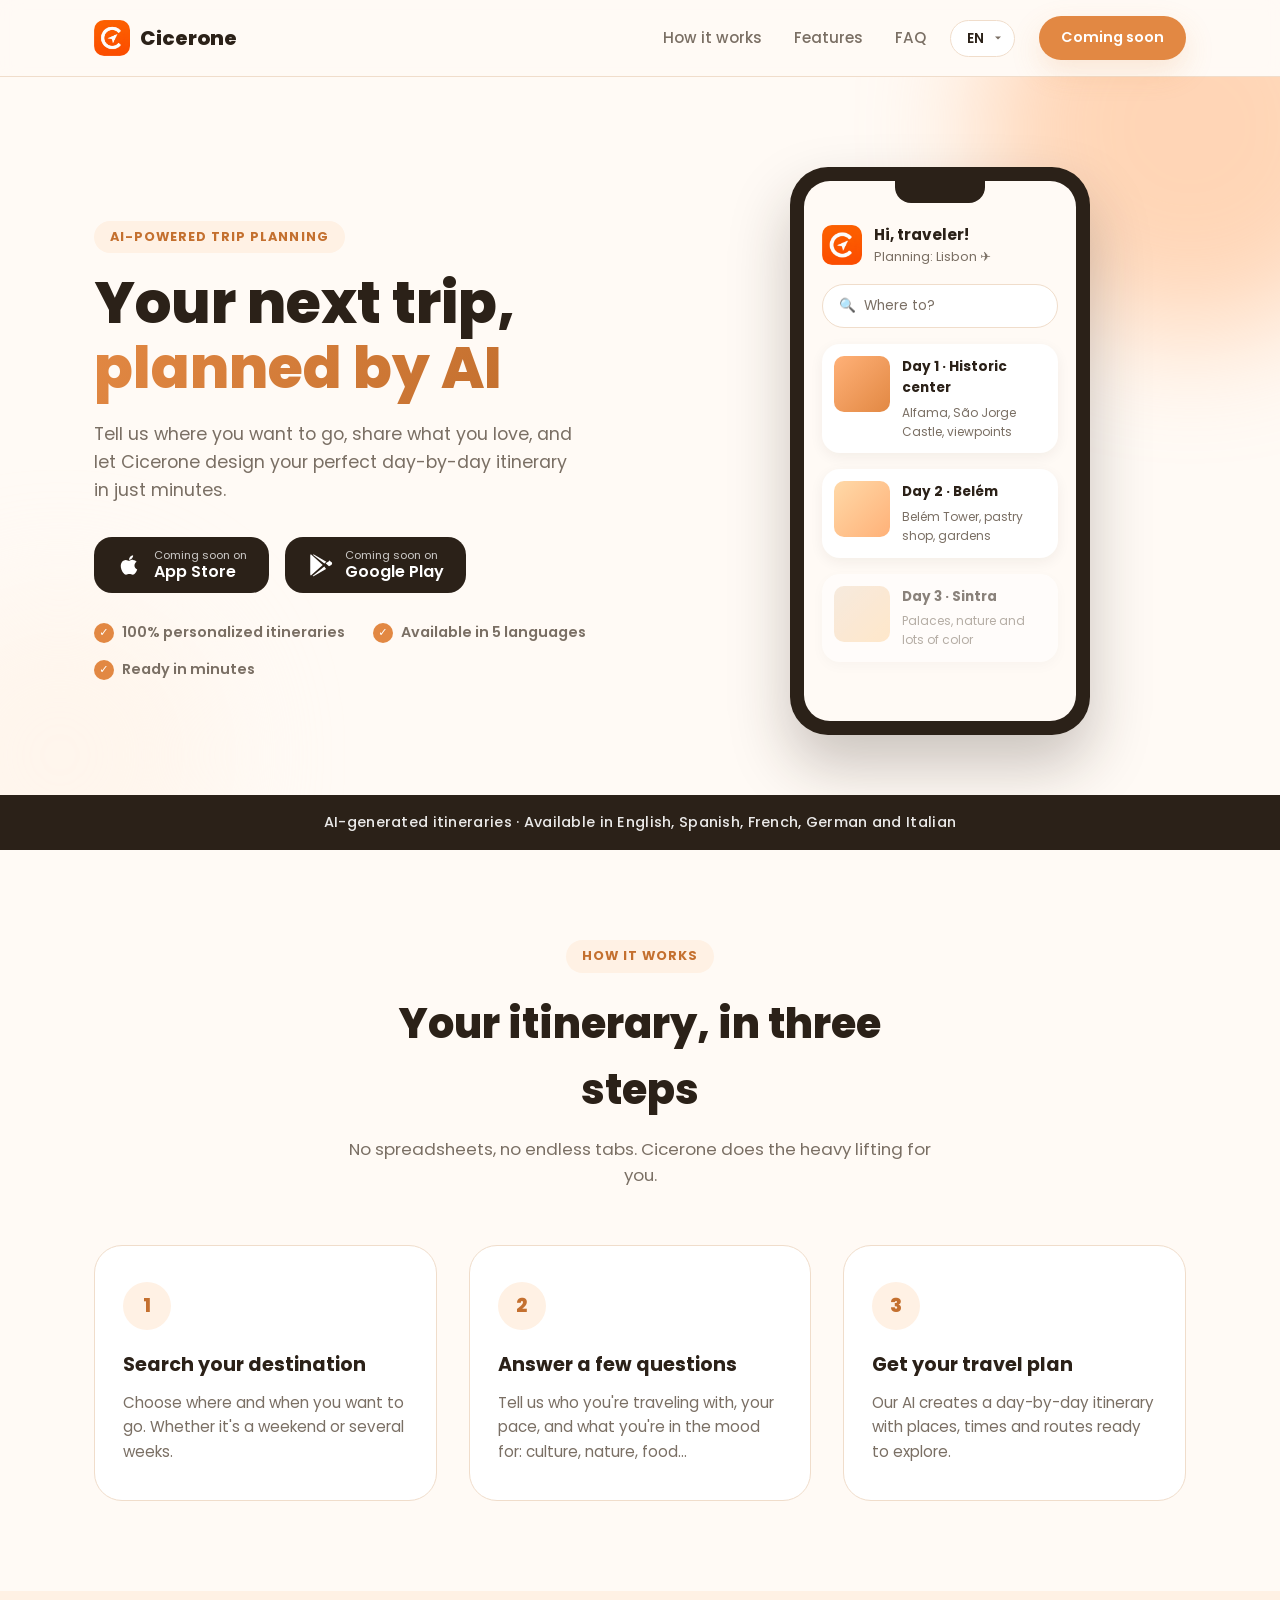
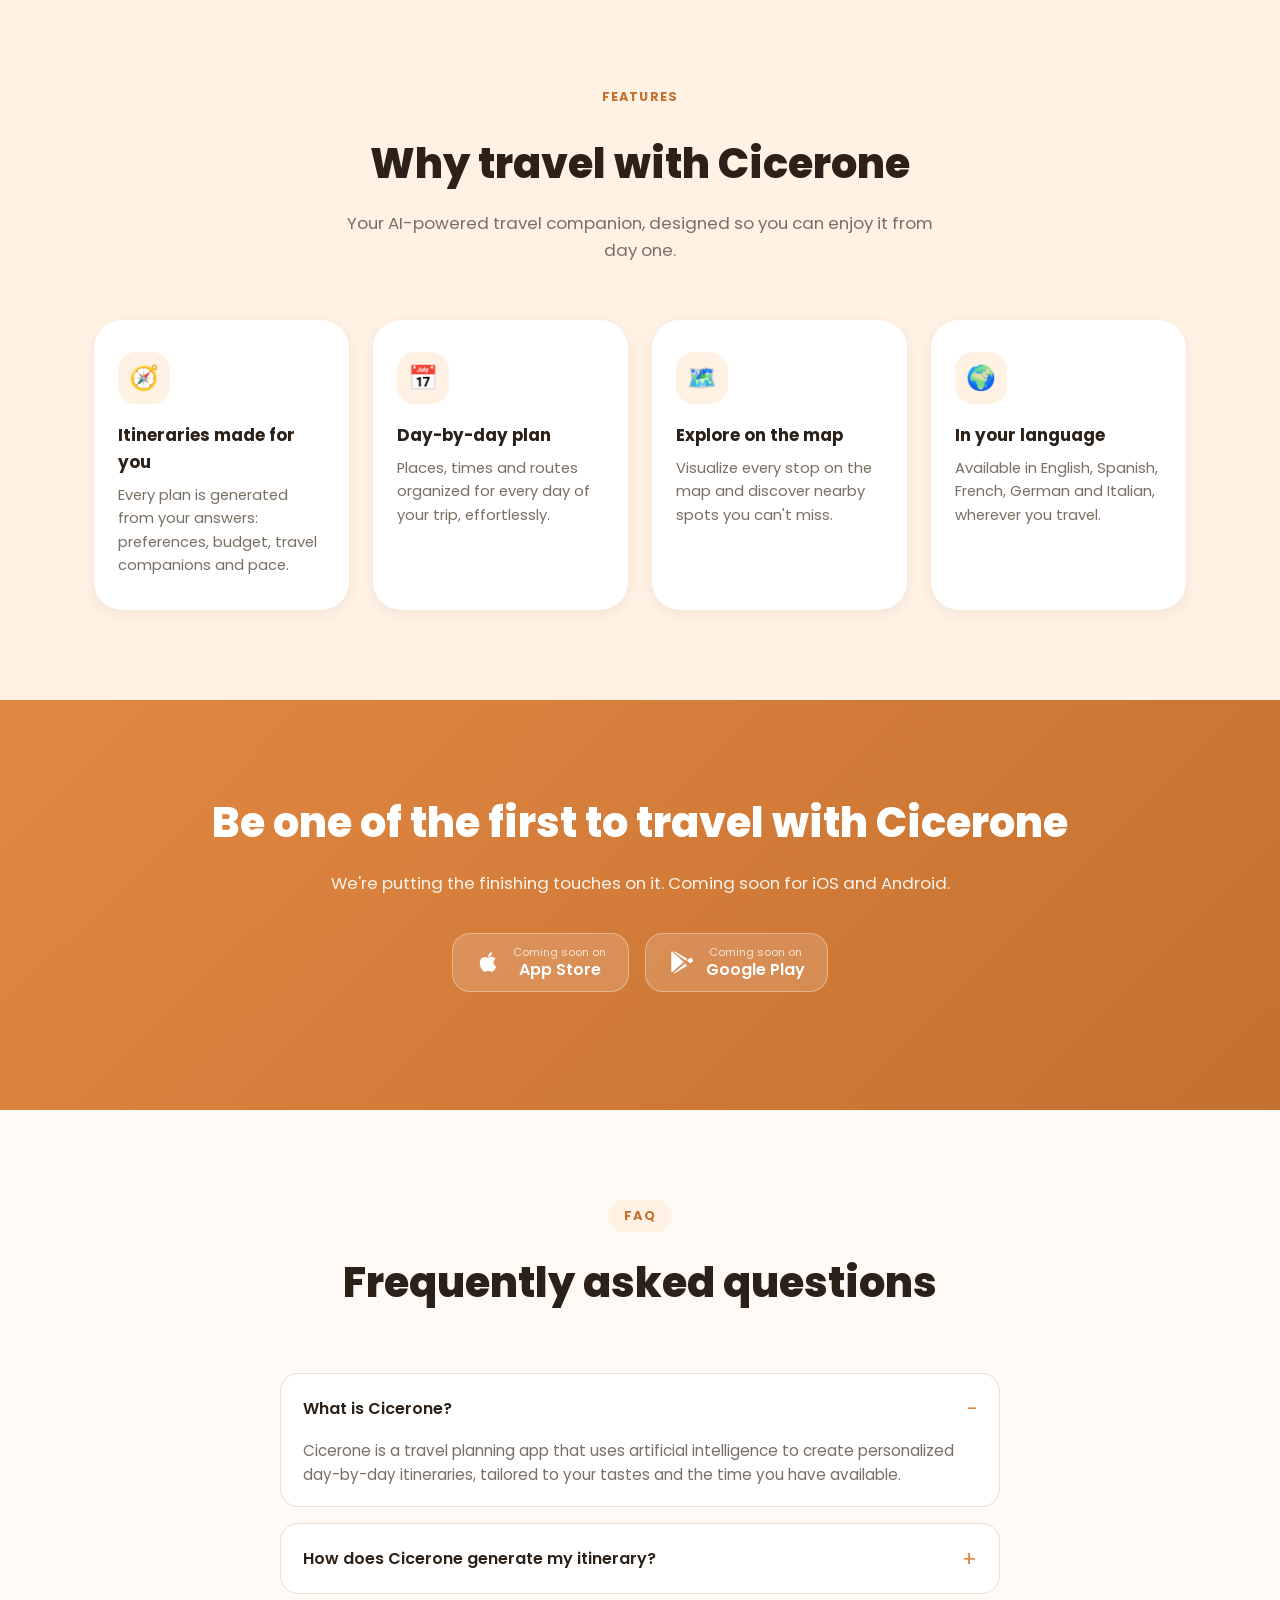
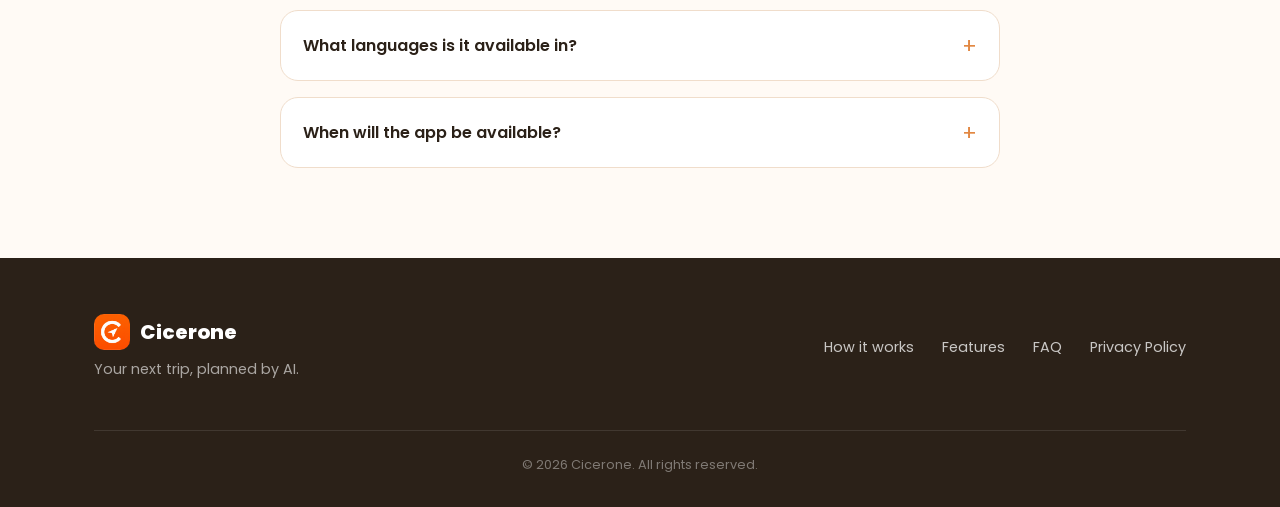
<file: index.html>
<!DOCTYPE html>
<html lang="en">
<head>
  <meta charset="UTF-8" />
  <meta name="viewport" content="width=device-width, initial-scale=1.0" />
  <title data-i18n="meta.title">Cicerone — Your next trip, planned by AI</title>
  <meta name="description" data-i18n="meta.description" data-i18n-attr="content" content="Cicerone creates personalized day-by-day travel itineraries with artificial intelligence. Tell us where you want to go and we'll take care of the rest." />

  <link rel="icon" type="image/png" href="assets/images/app_icon.png" />
  <link rel="apple-touch-icon" href="assets/images/app_icon.png" />

  <link rel="preconnect" href="https://fonts.googleapis.com" />
  <link rel="preconnect" href="https://fonts.gstatic.com" crossorigin />
  <link href="https://fonts.googleapis.com/css2?family=Poppins:wght@400;500;600;700;800&display=swap" rel="stylesheet" />

  <link rel="stylesheet" href="css/style.css" />
</head>
<body>

  <!-- Header -->
  <header class="header">
    <div class="container header__inner">
      <a href="#" class="logo">
        <img src="assets/images/app_icon.png" alt="Cicerone" class="logo__icon" />
        <span class="logo__text">Cicerone</span>
      </a>

      <nav class="nav" id="nav">
        <a href="#how-it-works" data-i18n="nav.howItWorks">How it works</a>
        <a href="#features" data-i18n="nav.features">Features</a>
        <a href="#faq" data-i18n="nav.faq">FAQ</a>
      </nav>

      <div class="lang-switcher">
        <select id="lang-select" data-i18n="nav.langLabel" data-i18n-attr="aria-label" aria-label="Language">
          <option value="en">EN</option>
          <option value="es">ES</option>
          <option value="fr">FR</option>
          <option value="de">DE</option>
          <option value="it">IT</option>
        </select>
      </div>

      <a href="#download" class="btn btn--primary btn--small header__cta" data-i18n="nav.cta">Coming soon</a>

      <button class="nav-toggle" id="nav-toggle" data-i18n="nav.toggleLabel" data-i18n-attr="aria-label" aria-label="Open menu">
        <span></span>
        <span></span>
        <span></span>
      </button>
    </div>
  </header>

  <main>
    <!-- Hero -->
    <section class="hero">
      <div class="hero__blob hero__blob--1"></div>
      <div class="hero__blob hero__blob--2"></div>

      <div class="container hero__inner">
        <div class="hero__content">
          <span class="eyebrow" data-i18n="hero.eyebrow">AI-powered trip planning</span>
          <h1 data-i18n="hero.title" data-i18n-html>Your next trip, <span class="text-gradient">planned by AI</span></h1>
          <p class="hero__subtitle" data-i18n="hero.subtitle">
            Tell us where you want to go, share what you love, and let Cicerone design your
            perfect day-by-day itinerary in just minutes.
          </p>

          <div class="hero__actions">
            <a href="#download" class="store-badge">
              <svg class="store-badge__icon" viewBox="0 0 24 24" fill="currentColor" aria-hidden="true"><path d="M17.05 20.28c-.98.95-2.05.8-3.08.35-1.09-.46-2.09-.48-3.24 0-1.44.62-2.2.44-3.06-.35C2.79 15.25 3.51 7.59 9.05 7.31c1.35.07 2.29.74 3.08.8 1.18-.24 2.31-.93 3.57-.84 1.51.12 2.65.72 3.4 1.8-3.12 1.87-2.38 5.98.48 7.13-.57 1.5-1.31 2.99-2.53 4.08zM12.03 7.25c-.15-2.23 1.66-4.07 3.74-4.25.29 2.58-2.34 4.5-3.74 4.25z"/></svg>
              <span>
                <small data-i18n="badge.comingSoon">Coming soon on</small>
                App Store
              </span>
            </a>
            <a href="#download" class="store-badge">
              <svg class="store-badge__icon" viewBox="0 0 24 24" fill="currentColor" aria-hidden="true"><path d="M3.6 2.18A1.5 1.5 0 0 0 3 3.4v17.2c0 .47.22.9.6 1.18l10.9-9.78-10.9-9.82zM16 13.4 5.1 22.2c.2.06.4.1.6.1.27 0 .53-.07.76-.21l11.1-6.4L16 13.4zm4.3-4.85-3.1 1.79 3.1 2.78 2.13-1.23a1.5 1.5 0 0 0 0-2.6l-2.13-1.74zM16 10.6l1.85-1.66-11.1-6.4a1.6 1.6 0 0 0-.76-.21c-.2 0-.4.04-.6.1L16 10.6z"/></svg>
              <span>
                <small data-i18n="badge.comingSoon">Coming soon on</small>
                Google Play
              </span>
            </a>
          </div>

          <ul class="hero__highlights">
            <li data-i18n="hero.highlight1">100% personalized itineraries</li>
            <li data-i18n="hero.highlight2">Available in 5 languages</li>
            <li data-i18n="hero.highlight3">Ready in minutes</li>
          </ul>
        </div>

        <div class="hero__visual">
          <div class="phone">
            <div class="phone__notch"></div>
            <div class="phone__screen">
              <div class="phone__header">
                <img src="assets/images/app_icon.png" alt="" class="phone__logo" />
                <div>
                  <p class="phone__greeting" data-i18n="phone.greeting">Hi, traveler!</p>
                  <p class="phone__destination" data-i18n="phone.destination">Planning: Lisbon ✈️</p>
                </div>
              </div>

              <div class="phone__search">
                <span>🔍</span> <span data-i18n="phone.search">Where to?</span>
              </div>

              <div class="phone__card">
                <div class="phone__card-image phone__card-image--1"></div>
                <div class="phone__card-body">
                  <p class="phone__card-title" data-i18n="phone.day1.title">Day 1 · Historic center</p>
                  <p class="phone__card-text" data-i18n="phone.day1.text">Alfama, São Jorge Castle, viewpoints</p>
                </div>
              </div>

              <div class="phone__card">
                <div class="phone__card-image phone__card-image--2"></div>
                <div class="phone__card-body">
                  <p class="phone__card-title" data-i18n="phone.day2.title">Day 2 · Belém</p>
                  <p class="phone__card-text" data-i18n="phone.day2.text">Belém Tower, pastry shop, gardens</p>
                </div>
              </div>

              <div class="phone__card phone__card--ghost">
                <div class="phone__card-image phone__card-image--3"></div>
                <div class="phone__card-body">
                  <p class="phone__card-title" data-i18n="phone.day3.title">Day 3 · Sintra</p>
                  <p class="phone__card-text" data-i18n="phone.day3.text">Palaces, nature and lots of color</p>
                </div>
              </div>
            </div>
          </div>
        </div>
      </div>
    </section>

    <!-- Logos / trust strip -->
    <section class="strip">
      <div class="container strip__inner">
        <p data-i18n="strip.text">AI-generated itineraries · Available in English, Spanish, French, German and Italian</p>
      </div>
    </section>

    <!-- How it works -->
    <section id="how-it-works" class="section">
      <div class="container">
        <div class="section__heading">
          <span class="eyebrow" data-i18n="steps.eyebrow">How it works</span>
          <h2 data-i18n="steps.title">Your itinerary, in three steps</h2>
          <p data-i18n="steps.subtitle">No spreadsheets, no endless tabs. Cicerone does the heavy lifting for you.</p>
        </div>

        <div class="steps">
          <div class="step">
            <div class="step__number">1</div>
            <h3 data-i18n="steps.step1.title">Search your destination</h3>
            <p data-i18n="steps.step1.text">Choose where and when you want to go. Whether it's a weekend or several weeks.</p>
          </div>
          <div class="step">
            <div class="step__number">2</div>
            <h3 data-i18n="steps.step2.title">Answer a few questions</h3>
            <p data-i18n="steps.step2.text">Tell us who you're traveling with, your pace, and what you're in the mood for: culture, nature, food...</p>
          </div>
          <div class="step">
            <div class="step__number">3</div>
            <h3 data-i18n="steps.step3.title">Get your travel plan</h3>
            <p data-i18n="steps.step3.text">Our AI creates a day-by-day itinerary with places, times and routes ready to explore.</p>
          </div>
        </div>
      </div>
    </section>

    <!-- Features -->
    <section id="features" class="section section--alt">
      <div class="container">
        <div class="section__heading">
          <span class="eyebrow" data-i18n="features.eyebrow">Features</span>
          <h2 data-i18n="features.title">Why travel with Cicerone</h2>
          <p data-i18n="features.subtitle">Your AI-powered travel companion, designed so you can enjoy it from day one.</p>
        </div>

        <div class="features">
          <div class="feature">
            <div class="feature__icon">🧭</div>
            <h3 data-i18n="features.f1.title">Itineraries made for you</h3>
            <p data-i18n="features.f1.text">Every plan is generated from your answers: preferences, budget, travel companions and pace.</p>
          </div>
          <div class="feature">
            <div class="feature__icon">📅</div>
            <h3 data-i18n="features.f2.title">Day-by-day plan</h3>
            <p data-i18n="features.f2.text">Places, times and routes organized for every day of your trip, effortlessly.</p>
          </div>
          <div class="feature">
            <div class="feature__icon">🗺️</div>
            <h3 data-i18n="features.f3.title">Explore on the map</h3>
            <p data-i18n="features.f3.text">Visualize every stop on the map and discover nearby spots you can't miss.</p>
          </div>
          <div class="feature">
            <div class="feature__icon">🌍</div>
            <h3 data-i18n="features.f4.title">In your language</h3>
            <p data-i18n="features.f4.text">Available in English, Spanish, French, German and Italian, wherever you travel.</p>
          </div>
        </div>
      </div>
    </section>

    <!-- CTA / Download -->
    <section id="download" class="section cta">
      <div class="container cta__inner">
        <h2 data-i18n="cta.title">Be one of the first to travel with Cicerone</h2>
        <p data-i18n="cta.subtitle">We're putting the finishing touches on it. Coming soon for iOS and Android.</p>

        <div class="hero__actions cta__actions">
          <span class="store-badge store-badge--cta">
            <svg class="store-badge__icon" viewBox="0 0 24 24" fill="currentColor" aria-hidden="true"><path d="M17.05 20.28c-.98.95-2.05.8-3.08.35-1.09-.46-2.09-.48-3.24 0-1.44.62-2.2.44-3.06-.35C2.79 15.25 3.51 7.59 9.05 7.31c1.35.07 2.29.74 3.08.8 1.18-.24 2.31-.93 3.57-.84 1.51.12 2.65.72 3.4 1.8-3.12 1.87-2.38 5.98.48 7.13-.57 1.5-1.31 2.99-2.53 4.08zM12.03 7.25c-.15-2.23 1.66-4.07 3.74-4.25.29 2.58-2.34 4.5-3.74 4.25z"/></svg>
            <span>
              <small data-i18n="badge.comingSoon">Coming soon on</small>
              App Store
            </span>
          </span>
          <span class="store-badge store-badge--cta">
            <svg class="store-badge__icon" viewBox="0 0 24 24" fill="currentColor" aria-hidden="true"><path d="M3.6 2.18A1.5 1.5 0 0 0 3 3.4v17.2c0 .47.22.9.6 1.18l10.9-9.78-10.9-9.82zM16 13.4 5.1 22.2c.2.06.4.1.6.1.27 0 .53-.07.76-.21l11.1-6.4L16 13.4zm4.3-4.85-3.1 1.79 3.1 2.78 2.13-1.23a1.5 1.5 0 0 0 0-2.6l-2.13-1.74zM16 10.6l1.85-1.66-11.1-6.4a1.6 1.6 0 0 0-.76-.21c-.2 0-.4.04-.6.1L16 10.6z"/></svg>
            <span>
              <small data-i18n="badge.comingSoon">Coming soon on</small>
              Google Play
            </span>
          </span>
        </div>
      </div>
    </section>

    <!-- FAQ -->
    <section id="faq" class="section">
      <div class="container">
        <div class="section__heading">
          <span class="eyebrow" data-i18n="faq.eyebrow">FAQ</span>
          <h2 data-i18n="faq.title">Frequently asked questions</h2>
        </div>

        <div class="faq">
          <details class="faq__item" open>
            <summary data-i18n="faq.q1">What is Cicerone?</summary>
            <p data-i18n="faq.a1">Cicerone is a travel planning app that uses artificial intelligence to create personalized day-by-day itineraries, tailored to your tastes and the time you have available.</p>
          </details>
          <details class="faq__item">
            <summary data-i18n="faq.q2">How does Cicerone generate my itinerary?</summary>
            <p data-i18n="faq.a2">You choose your destination and dates, answer a short questionnaire about your preferences, and our AI generates a full plan with places, times and routes for each day.</p>
          </details>
          <details class="faq__item">
            <summary data-i18n="faq.q3">What languages is it available in?</summary>
            <p data-i18n="faq.a3">Cicerone is available in English, Spanish, French, German and Italian.</p>
          </details>
          <details class="faq__item">
            <summary data-i18n="faq.q4">When will the app be available?</summary>
            <p data-i18n="faq.a4">We're in the final stretch of development. You'll soon be able to download it on the App Store and Google Play.</p>
          </details>
        </div>
      </div>
    </section>
  </main>

  <!-- Footer -->
  <footer class="footer">
    <div class="container footer__inner">
      <div class="footer__brand">
        <a href="#" class="logo">
          <img src="assets/images/app_icon.png" alt="Cicerone" class="logo__icon" />
          <span class="logo__text">Cicerone</span>
        </a>
        <p data-i18n="footer.tagline">Your next trip, planned by AI.</p>
      </div>

      <div class="footer__links">
        <a href="#how-it-works" data-i18n="nav.howItWorks">How it works</a>
        <a href="#features" data-i18n="nav.features">Features</a>
        <a href="#faq" data-i18n="nav.faq">FAQ</a>
        <a href="/privacy-policy">Privacy Policy</a>
      </div>

      <p class="footer__copy" data-i18n="footer.copy">© 2026 Cicerone. All rights reserved.</p>
    </div>
  </footer>

  <script src="js/i18n.js"></script>
  <script src="js/main.js"></script>
</body>
</html>
</file>
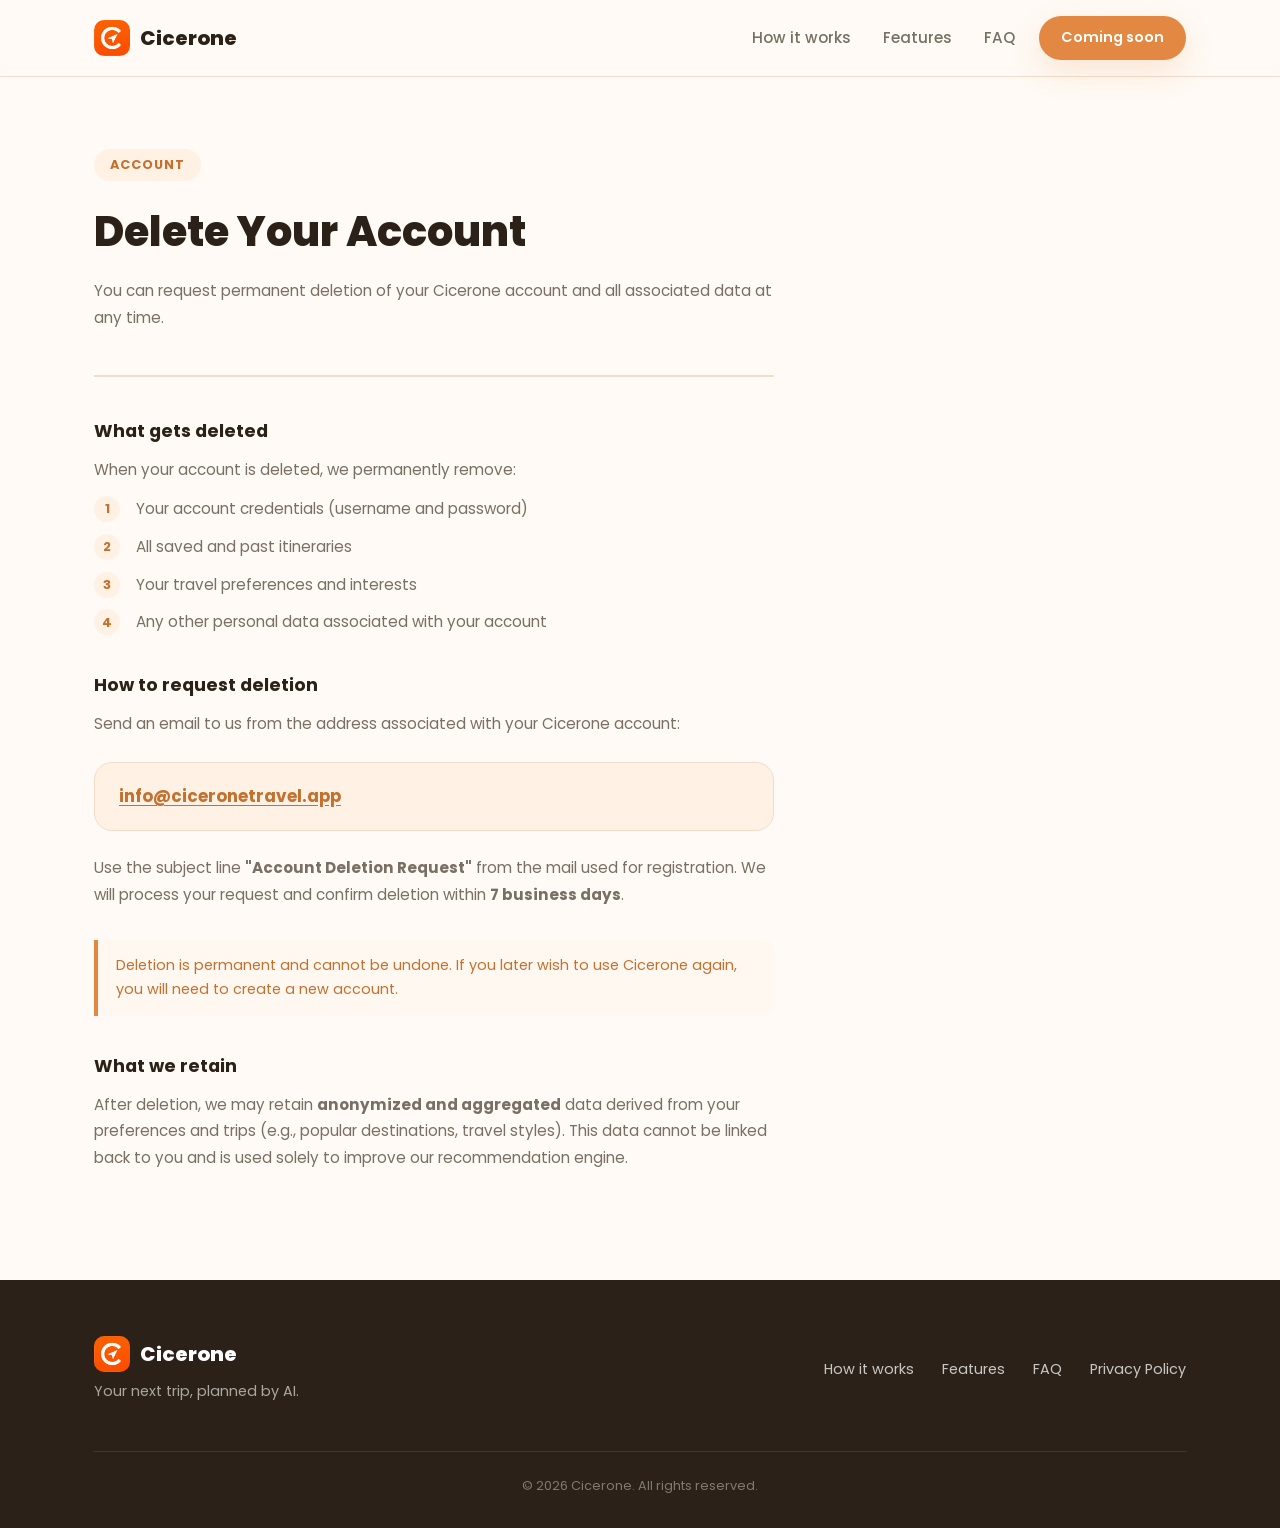
<file: delete-account/index.html>
<!DOCTYPE html>
<html lang="en">

<head>
  <meta charset="UTF-8" />
  <meta name="viewport" content="width=device-width, initial-scale=1.0" />
  <title>Delete Your Account — Cicerone</title>
  <meta name="description" content="Learn how to permanently delete your Cicerone account and all associated data." />

  <link rel="icon" type="image/png" href="../assets/images/app_icon.png" />
  <link rel="apple-touch-icon" href="../assets/images/app_icon.png" />

  <link rel="preconnect" href="https://fonts.googleapis.com" />
  <link rel="preconnect" href="https://fonts.gstatic.com" crossorigin />
  <link href="https://fonts.googleapis.com/css2?family=Poppins:wght@400;500;600;700;800&display=swap"
    rel="stylesheet" />

  <link rel="stylesheet" href="../css/style.css" />

  <style>
    .delete-page {
      padding: 72px 0 96px;
      max-width: 680px;
    }

    .delete-page__header {
      margin-bottom: 40px;
      padding-bottom: 32px;
      border-bottom: 2px solid var(--color-border);
    }

    .delete-page__header h1 {
      font-size: clamp(1.8rem, 4vw, 2.6rem);
      font-weight: 800;
      margin-bottom: 12px;
    }

    .delete-page__header p {
      font-size: 1.05rem;
      color: var(--color-text-muted);
    }

    .delete-page h2 {
      font-size: 1.1rem;
      font-weight: 700;
      margin: 36px 0 12px;
    }

    .delete-page p {
      font-size: 0.95rem;
      color: var(--color-text-muted);
      line-height: 1.75;
      margin-bottom: 12px;
    }

    .delete-page ol {
      padding-left: 0;
      list-style: none;
      display: flex;
      flex-direction: column;
      gap: 12px;
      margin-bottom: 12px;
      counter-reset: steps;
    }

    .delete-page ol li {
      font-size: 0.95rem;
      color: var(--color-text-muted);
      line-height: 1.7;
      padding-left: 42px;
      position: relative;
      counter-increment: steps;
    }

    .delete-page ol li::before {
      content: counter(steps);
      position: absolute;
      left: 0;
      top: 0;
      display: flex;
      align-items: center;
      justify-content: center;
      width: 26px;
      height: 26px;
      border-radius: 50%;
      background: var(--color-bg-alt);
      color: var(--color-primary-dark);
      font-weight: 700;
      font-size: 0.8rem;
    }

    .delete-page__email-box {
      display: flex;
      align-items: center;
      gap: 16px;
      background: var(--color-bg-alt);
      border: 1px solid var(--color-border);
      border-radius: var(--radius-md);
      padding: 20px 24px;
      margin: 24px 0;
    }

    .delete-page__email-box a {
      font-size: 1.05rem;
      font-weight: 700;
      color: var(--color-primary-dark);
      text-decoration: underline;
      text-underline-offset: 3px;
      word-break: break-all;
    }

    .delete-page__email-box a:hover {
      color: var(--color-primary);
    }

    .delete-page__notice {
      background: #fff8f0;
      border-left: 4px solid var(--color-primary);
      border-radius: 0 var(--radius-sm) var(--radius-sm) 0;
      padding: 14px 18px;
      font-size: 0.9rem;
      color: var(--color-primary-dark);
      line-height: 1.65;
      margin-top: 32px;
    }
  </style>
</head>

<body>

  <!-- Header -->
  <header class="header">
    <div class="container header__inner">
      <a href="/" class="logo">
        <img src="../assets/images/app_icon.png" alt="Cicerone" class="logo__icon" />
        <span class="logo__text">Cicerone</span>
      </a>

      <nav class="nav" id="nav">
        <a href="/#how-it-works">How it works</a>
        <a href="/#features">Features</a>
        <a href="/#faq">FAQ</a>
      </nav>

      <a href="/#download" class="btn btn--primary btn--small header__cta">Coming soon</a>

      <button class="nav-toggle" id="nav-toggle" aria-label="Open menu">
        <span></span>
        <span></span>
        <span></span>
      </button>
    </div>
  </header>

  <main>
    <div class="container">
      <div class="delete-page">

        <div class="delete-page__header">
          <span class="eyebrow">Account</span>
          <h1>Delete Your Account</h1>
          <p>You can request permanent deletion of your Cicerone account and all associated data at any time.</p>
        </div>

        <h2>What gets deleted</h2>
        <p>When your account is deleted, we permanently remove:</p>
        <ol>
          <li>Your account credentials (username and password)</li>
          <li>All saved and past itineraries</li>
          <li>Your travel preferences and interests</li>
          <li>Any other personal data associated with your account</li>
        </ol>

        <h2>How to request deletion</h2>
        <p>Send an email to us from the address associated with your Cicerone account:</p>

        <div class="delete-page__email-box">
          <a href="mailto:info@ciceronetravel.app">info@ciceronetravel.app</a>
        </div>

        <p>Use the subject line <strong>"Account Deletion Request"</strong> from the mail used for registration. We will
          process your request and confirm deletion within <strong>7 business days</strong>.</p>

        <div class="delete-page__notice">
          Deletion is permanent and cannot be undone. If you later wish to use Cicerone again, you will need to create a
          new account.
        </div>

        <h2>What we retain</h2>
        <p>After deletion, we may retain <strong>anonymized and aggregated</strong> data derived from your preferences
          and trips (e.g., popular destinations, travel styles). This data cannot be linked back to you and is used
          solely to improve our recommendation engine.</p>

      </div>
    </div>
  </main>

  <!-- Footer -->
  <footer class="footer">
    <div class="container footer__inner">
      <div class="footer__brand">
        <a href="/" class="logo">
          <img src="../assets/images/app_icon.png" alt="Cicerone" class="logo__icon" />
          <span class="logo__text">Cicerone</span>
        </a>
        <p>Your next trip, planned by AI.</p>
      </div>

      <div class="footer__links">
        <a href="/#how-it-works">How it works</a>
        <a href="/#features">Features</a>
        <a href="/#faq">FAQ</a>
        <a href="/privacy-policy">Privacy Policy</a>
      </div>

      <p class="footer__copy">© 2026 Cicerone. All rights reserved.</p>
    </div>
  </footer>

  <script>
    const toggle = document.getElementById('nav-toggle');
    const nav = document.getElementById('nav');
    toggle.addEventListener('click', () => {
      nav.classList.toggle('is-open');
      toggle.classList.toggle('is-active');
    });
  </script>
</body>

</html>
</file>
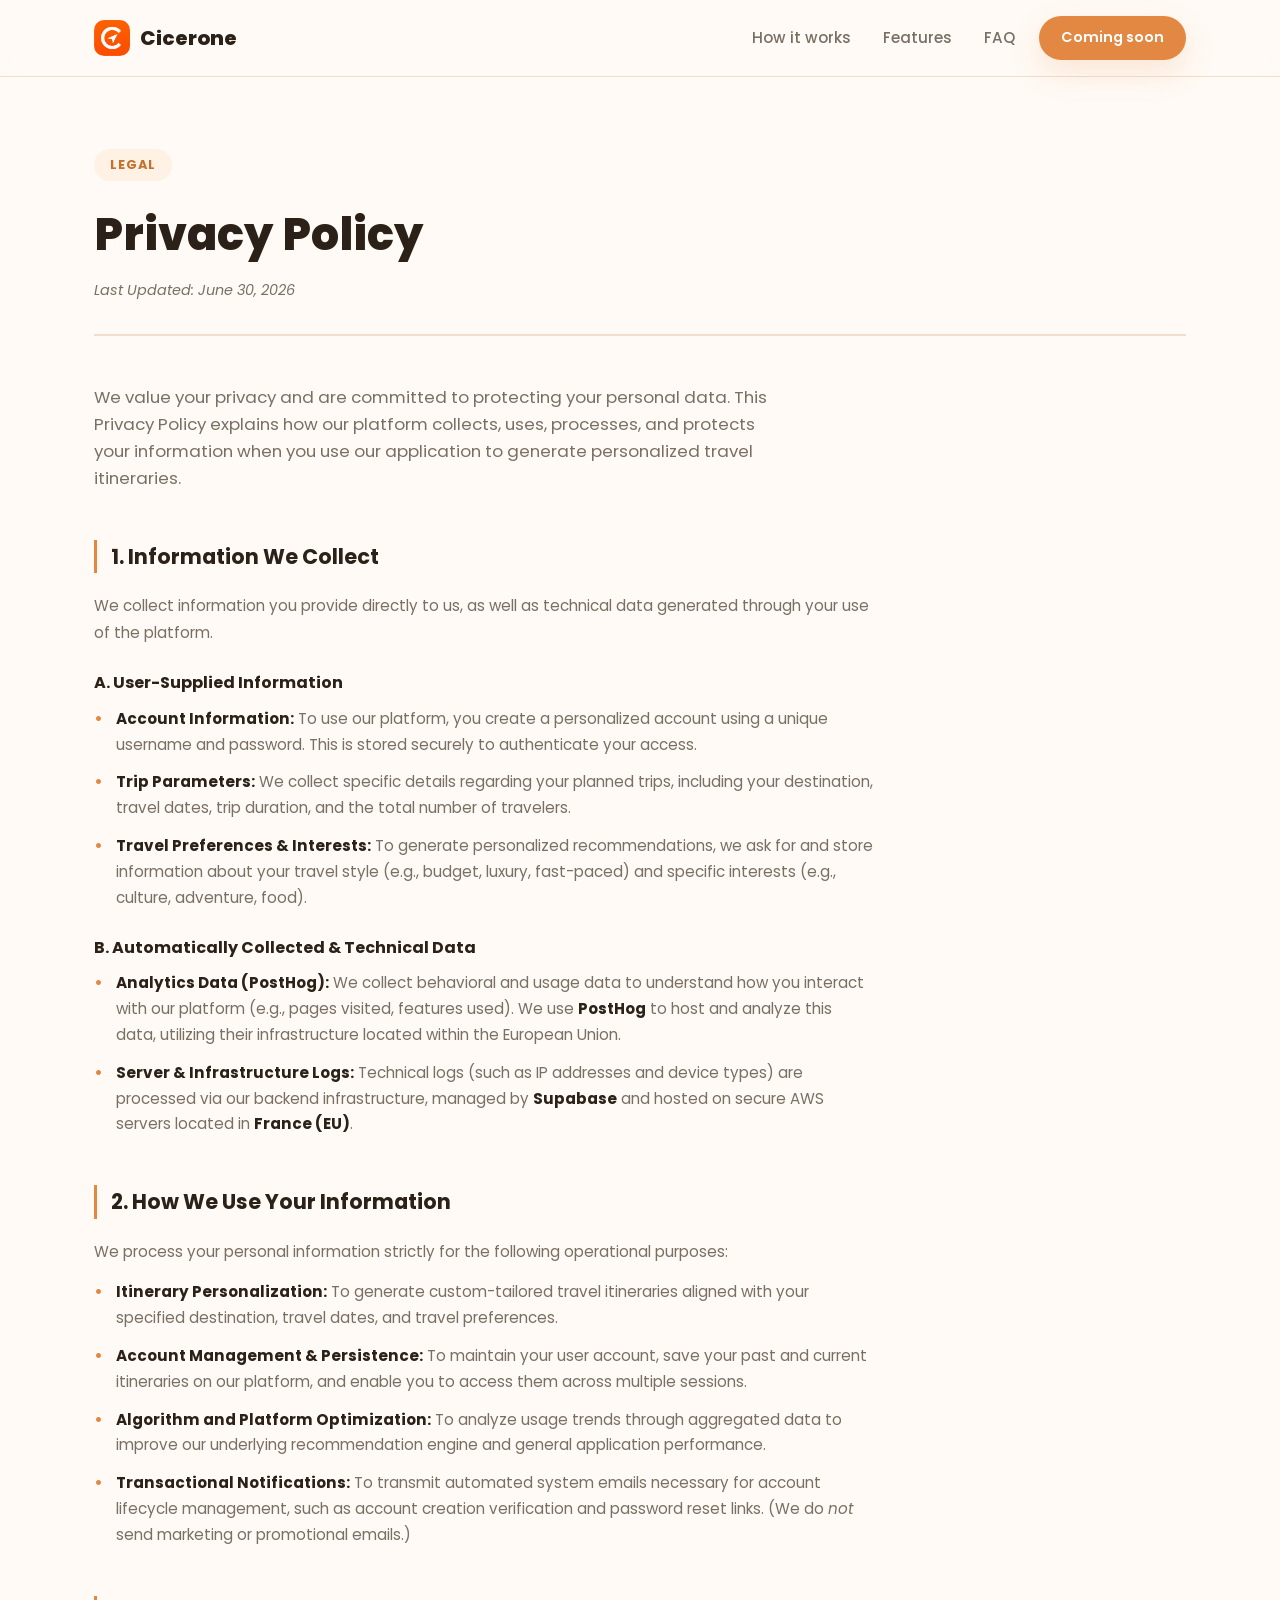
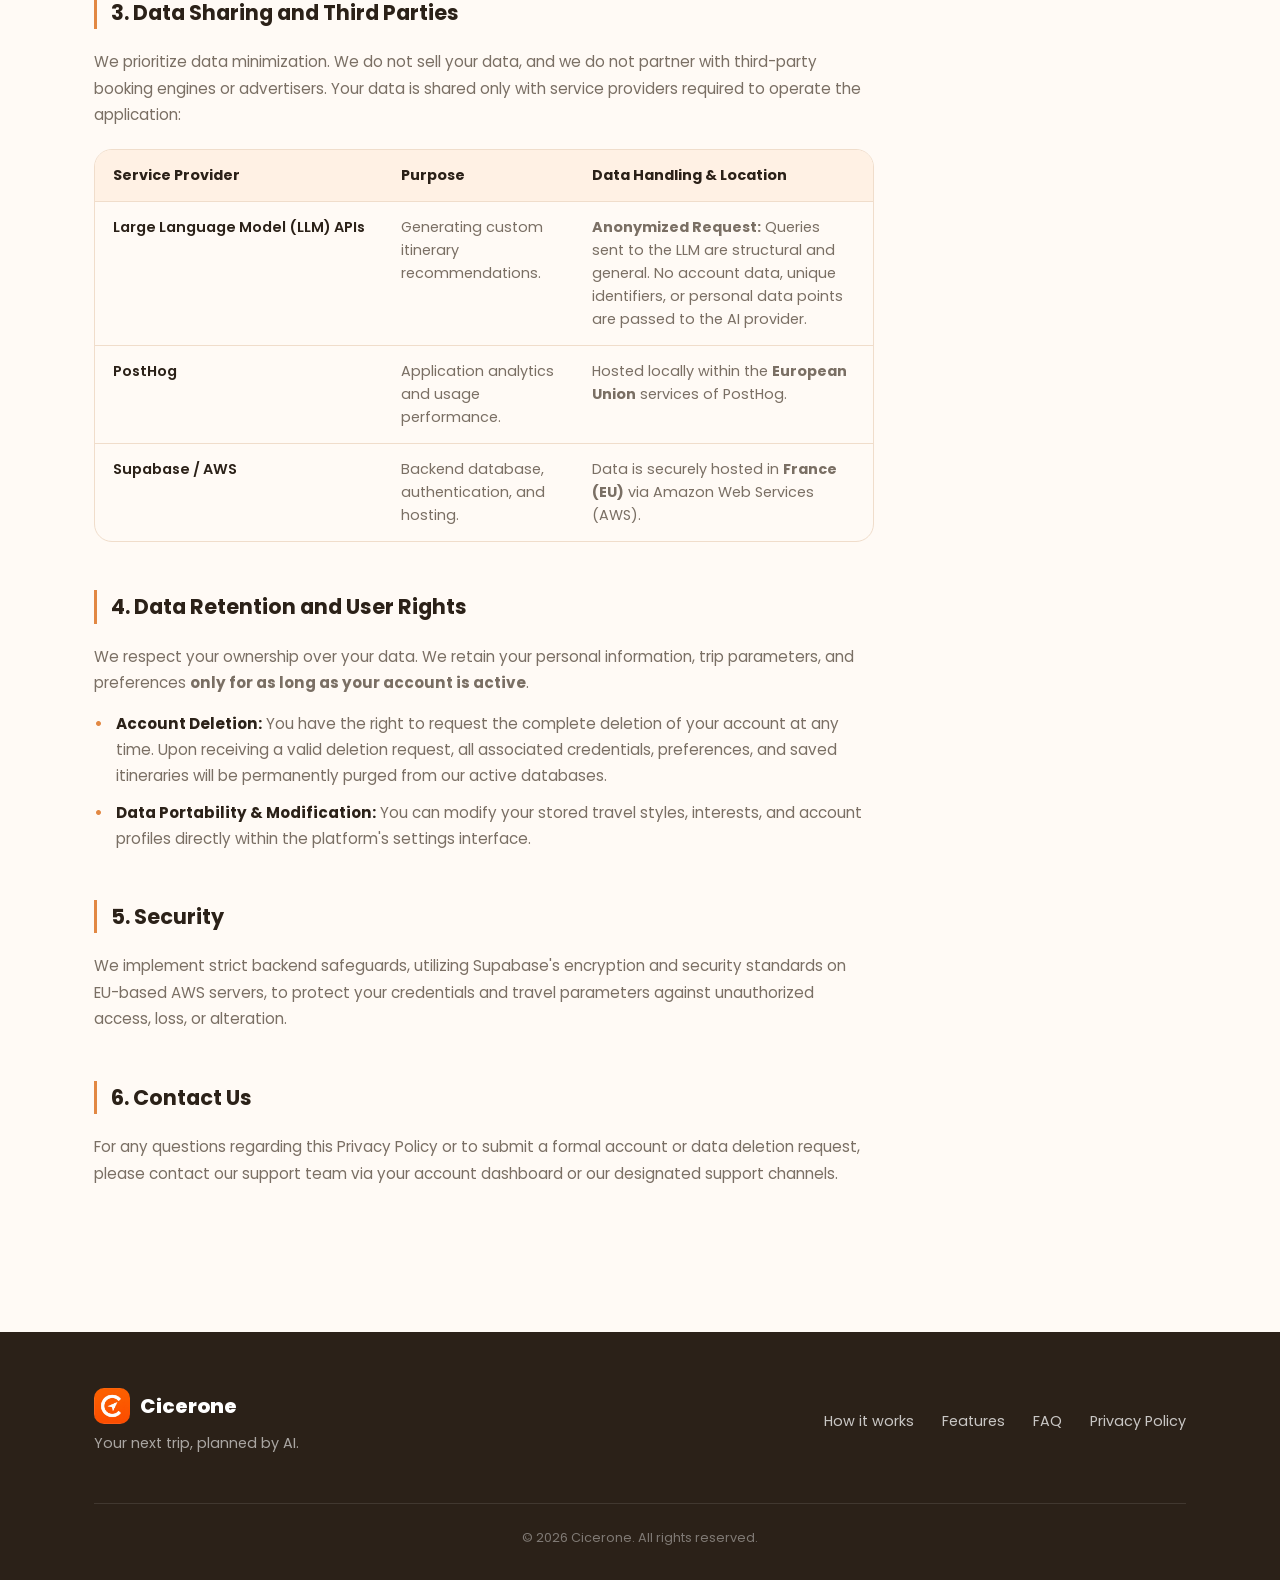
<file: privacy-policy/index.html>
<!DOCTYPE html>
<html lang="en">
<head>
  <meta charset="UTF-8" />
  <meta name="viewport" content="width=device-width, initial-scale=1.0" />
  <title>Privacy Policy — Cicerone</title>
  <meta name="description" content="Privacy Policy for Cicerone, the AI-powered travel itinerary app." />

  <link rel="icon" type="image/png" href="../assets/images/app_icon.png" />
  <link rel="apple-touch-icon" href="../assets/images/app_icon.png" />

  <link rel="preconnect" href="https://fonts.googleapis.com" />
  <link rel="preconnect" href="https://fonts.gstatic.com" crossorigin />
  <link href="https://fonts.googleapis.com/css2?family=Poppins:wght@400;500;600;700;800&display=swap" rel="stylesheet" />

  <link rel="stylesheet" href="../css/style.css" />

  <style>
    /* ---- Policy page layout ---- */
    .policy {
      padding: 72px 0 96px;
    }

    .policy__header {
      margin-bottom: 48px;
      padding-bottom: 32px;
      border-bottom: 2px solid var(--color-border);
    }

    .policy__header h1 {
      font-size: clamp(2rem, 4vw, 2.8rem);
      font-weight: 800;
      margin-bottom: 8px;
    }

    .policy__date {
      font-size: 0.9rem;
      color: var(--color-text-muted);
      font-style: italic;
    }

    .policy__intro {
      font-size: 1.05rem;
      color: var(--color-text-muted);
      max-width: 700px;
      margin-bottom: 48px;
    }

    .policy__body {
      max-width: 780px;
    }

    .policy__section {
      margin-bottom: 48px;
    }

    .policy__section h2 {
      font-size: 1.3rem;
      font-weight: 700;
      color: var(--color-text);
      border-left: 3px solid var(--color-primary);
      padding-left: 14px;
      margin-bottom: 20px;
    }

    .policy__section h3 {
      font-size: 1rem;
      font-weight: 700;
      color: var(--color-text);
      margin: 24px 0 10px;
    }

    .policy__section p {
      font-size: 0.95rem;
      color: var(--color-text-muted);
      line-height: 1.75;
      margin-bottom: 14px;
    }

    .policy__section ul {
      list-style: none;
      display: flex;
      flex-direction: column;
      gap: 12px;
      margin-bottom: 14px;
    }

    .policy__section ul li {
      font-size: 0.95rem;
      color: var(--color-text-muted);
      line-height: 1.7;
      padding-left: 22px;
      position: relative;
    }

    .policy__section ul li::before {
      content: "•";
      position: absolute;
      left: 0;
      color: var(--color-primary);
      font-weight: 700;
    }

    .policy__section ul li strong {
      color: var(--color-text);
    }

    /* Notice callout */
    .policy__notice {
      background: #fff8f0;
      border-left: 4px solid var(--color-primary);
      border-radius: 0 var(--radius-sm) var(--radius-sm) 0;
      padding: 16px 20px;
      margin: 20px 0;
      font-size: 0.93rem;
      color: var(--color-primary-dark);
      line-height: 1.65;
    }

    .policy__notice strong {
      font-weight: 700;
    }

    /* Third-party table */
    .policy__table-wrap {
      overflow-x: auto;
      margin: 20px 0;
      border-radius: var(--radius-md);
      border: 1px solid var(--color-border);
    }

    .policy__table {
      width: 100%;
      border-collapse: collapse;
      font-size: 0.9rem;
    }

    .policy__table th {
      background: var(--color-bg-alt);
      color: var(--color-text);
      font-weight: 700;
      text-align: left;
      padding: 14px 18px;
      border-bottom: 1px solid var(--color-border);
      white-space: nowrap;
    }

    .policy__table td {
      padding: 14px 18px;
      vertical-align: top;
      color: var(--color-text-muted);
      border-bottom: 1px solid var(--color-border);
      line-height: 1.6;
    }

    .policy__table tr:last-child td {
      border-bottom: none;
    }

    .policy__table td:first-child {
      font-weight: 600;
      color: var(--color-text);
      white-space: nowrap;
    }

    @media (max-width: 600px) {
      .policy__table td:first-child {
        white-space: normal;
      }
    }
  </style>
</head>
<body>

  <!-- Header -->
  <header class="header">
    <div class="container header__inner">
      <a href="/" class="logo">
        <img src="../assets/images/app_icon.png" alt="Cicerone" class="logo__icon" />
        <span class="logo__text">Cicerone</span>
      </a>

      <nav class="nav" id="nav">
        <a href="/#how-it-works">How it works</a>
        <a href="/#features">Features</a>
        <a href="/#faq">FAQ</a>
      </nav>

      <a href="/#download" class="btn btn--primary btn--small header__cta">Coming soon</a>

      <button class="nav-toggle" id="nav-toggle" aria-label="Open menu">
        <span></span>
        <span></span>
        <span></span>
      </button>
    </div>
  </header>

  <main>
    <div class="container">
      <article class="policy">

        <div class="policy__header">
          <span class="eyebrow">Legal</span>
          <h1>Privacy Policy</h1>
          <p class="policy__date">Last Updated: June 30, 2026</p>
        </div>

        <p class="policy__intro">
          We value your privacy and are committed to protecting your personal data. This Privacy Policy explains how our
          platform collects, uses, processes, and protects your information when you use our application to generate
          personalized travel itineraries.
        </p>

        <div class="policy__body">

          <!-- 1. Information We Collect -->
          <section class="policy__section">
            <h2>1. Information We Collect</h2>
            <p>We collect information you provide directly to us, as well as technical data generated through your use of the platform.</p>

            <h3>A. User-Supplied Information</h3>
            <ul>
              <li><strong>Account Information:</strong> To use our platform, you create a personalized account using a unique username and password. This is stored securely to authenticate your access.</li>
              <li><strong>Trip Parameters:</strong> We collect specific details regarding your planned trips, including your destination, travel dates, trip duration, and the total number of travelers.</li>
              <li><strong>Travel Preferences &amp; Interests:</strong> To generate personalized recommendations, we ask for and store information about your travel style (e.g., budget, luxury, fast-paced) and specific interests (e.g., culture, adventure, food).</li>
            </ul>

            <h3>B. Automatically Collected &amp; Technical Data</h3>
            <ul>
              <li><strong>Analytics Data (PostHog):</strong> We collect behavioral and usage data to understand how you interact with our platform (e.g., pages visited, features used). We use <strong>PostHog</strong> to host and analyze this data, utilizing their infrastructure located within the European Union.</li>
              <li><strong>Server &amp; Infrastructure Logs:</strong> Technical logs (such as IP addresses and device types) are processed via our backend infrastructure, managed by <strong>Supabase</strong> and hosted on secure AWS servers located in <strong>France (EU)</strong>.</li>
            </ul>
          </section>

          <!-- 2. How We Use Your Information -->
          <section class="policy__section">
            <h2>2. How We Use Your Information</h2>
            <p>We process your personal information strictly for the following operational purposes:</p>
            <ul>
              <li><strong>Itinerary Personalization:</strong> To generate custom-tailored travel itineraries aligned with your specified destination, travel dates, and travel preferences.</li>
              <li><strong>Account Management &amp; Persistence:</strong> To maintain your user account, save your past and current itineraries on our platform, and enable you to access them across multiple sessions.</li>
              <li><strong>Algorithm and Platform Optimization:</strong> To analyze usage trends through aggregated data to improve our underlying recommendation engine and general application performance.</li>
              <li><strong>Transactional Notifications:</strong> To transmit automated system emails necessary for account lifecycle management, such as account creation verification and password reset links. (We do <em>not</em> send marketing or promotional emails.)</li>
            </ul>
          </section>

          <!-- 3. Data Sharing and Third Parties -->
          <section class="policy__section">
            <h2>3. Data Sharing and Third Parties</h2>
            <p>We prioritize data minimization. We do not sell your data, and we do not partner with third-party booking engines or advertisers. Your data is shared only with service providers required to operate the application:</p>

            <div class="policy__table-wrap">
              <table class="policy__table">
                <thead>
                  <tr>
                    <th>Service Provider</th>
                    <th>Purpose</th>
                    <th>Data Handling &amp; Location</th>
                  </tr>
                </thead>
                <tbody>
                  <tr>
                    <td>Large Language Model (LLM) APIs</td>
                    <td>Generating custom itinerary recommendations.</td>
                    <td><strong>Anonymized Request:</strong> Queries sent to the LLM are structural and general. No account data, unique identifiers, or personal data points are passed to the AI provider.</td>
                  </tr>
                  <tr>
                    <td>PostHog</td>
                    <td>Application analytics and usage performance.</td>
                    <td>Hosted locally within the <strong>European Union</strong> services of PostHog.</td>
                  </tr>
                  <tr>
                    <td>Supabase / AWS</td>
                    <td>Backend database, authentication, and hosting.</td>
                    <td>Data is securely hosted in <strong>France (EU)</strong> via Amazon Web Services (AWS).</td>
                  </tr>
                </tbody>
              </table>
            </div>
          </section>

          <!-- 4. Data Retention and User Rights -->
          <section class="policy__section">
            <h2>4. Data Retention and User Rights</h2>
            <p>We respect your ownership over your data. We retain your personal information, trip parameters, and preferences <strong>only for as long as your account is active</strong>.</p>
            <ul>
              <li><strong>Account Deletion:</strong> You have the right to request the complete deletion of your account at any time. Upon receiving a valid deletion request, all associated credentials, preferences, and saved itineraries will be permanently purged from our active databases.</li>
              <li><strong>Data Portability &amp; Modification:</strong> You can modify your stored travel styles, interests, and account profiles directly within the platform's settings interface.</li>
            </ul>
          </section>

          <!-- 5. Security -->
          <section class="policy__section">
            <h2>5. Security</h2>
            <p>We implement strict backend safeguards, utilizing Supabase's encryption and security standards on EU-based AWS servers, to protect your credentials and travel parameters against unauthorized access, loss, or alteration.</p>
          </section>

          <!-- 6. Contact Us -->
          <section class="policy__section">
            <h2>6. Contact Us</h2>
            <p>For any questions regarding this Privacy Policy or to submit a formal account or data deletion request, please contact our support team via your account dashboard or our designated support channels.</p>
          </section>

        </div>
      </article>
    </div>
  </main>

  <!-- Footer -->
  <footer class="footer">
    <div class="container footer__inner">
      <div class="footer__brand">
        <a href="/" class="logo">
          <img src="../assets/images/app_icon.png" alt="Cicerone" class="logo__icon" />
          <span class="logo__text">Cicerone</span>
        </a>
        <p>Your next trip, planned by AI.</p>
      </div>

      <div class="footer__links">
        <a href="/#how-it-works">How it works</a>
        <a href="/#features">Features</a>
        <a href="/#faq">FAQ</a>
        <a href="/privacy-policy" aria-current="page">Privacy Policy</a>
      </div>

      <p class="footer__copy">© 2026 Cicerone. All rights reserved.</p>
    </div>
  </footer>

  <script>
    const toggle = document.getElementById('nav-toggle');
    const nav = document.getElementById('nav');
    toggle.addEventListener('click', () => {
      nav.classList.toggle('is-open');
      toggle.classList.toggle('is-active');
    });
  </script>
</body>
</html>
</file>
<file: css/style.css>
/* ---------------------------------------------- */
/* Tokens                                          */
/* ---------------------------------------------- */
:root {
  --color-primary: #e28843;
  --color-primary-dark: #c4702f;
  --color-primary-light: #ffb178;
  --color-bg: #fffaf5;
  --color-bg-alt: #fff1e4;
  --color-text: #2b2118;
  --color-text-muted: #7a6f64;
  --color-border: #f0ddcb;
  --color-card: #ffffff;

  --font-family: "Poppins", system-ui, -apple-system, "Segoe UI", Roboto, sans-serif;

  --radius-sm: 10px;
  --radius-md: 18px;
  --radius-lg: 28px;
  --radius-full: 999px;

  --shadow-sm: 0 4px 14px rgba(43, 33, 24, 0.06);
  --shadow-md: 0 12px 30px rgba(226, 136, 67, 0.18);

  --container-width: 1140px;
}

/* ---------------------------------------------- */
/* Reset                                           */
/* ---------------------------------------------- */
* {
  margin: 0;
  padding: 0;
  box-sizing: border-box;
}

html {
  scroll-behavior: smooth;
}

body {
  font-family: var(--font-family);
  color: var(--color-text);
  background: var(--color-bg);
  line-height: 1.6;
  -webkit-font-smoothing: antialiased;
}

img {
  display: block;
  max-width: 100%;
}

a {
  color: inherit;
  text-decoration: none;
}

ul {
  list-style: none;
}

.container {
  width: 100%;
  max-width: var(--container-width);
  margin: 0 auto;
  padding: 0 24px;
}

/* ---------------------------------------------- */
/* Buttons / badges                                */
/* ---------------------------------------------- */
.btn {
  display: inline-flex;
  align-items: center;
  justify-content: center;
  gap: 8px;
  border: none;
  border-radius: var(--radius-full);
  font-family: inherit;
  font-weight: 600;
  cursor: pointer;
  transition: transform 0.15s ease, box-shadow 0.15s ease, background 0.15s ease;
  white-space: nowrap;
}

.btn--primary {
  background: var(--color-primary);
  color: #fff;
  box-shadow: var(--shadow-md);
}

.btn--primary:hover {
  background: var(--color-primary-dark);
  transform: translateY(-1px);
}

.btn--small {
  padding: 10px 22px;
  font-size: 0.9rem;
}

.store-badge {
  display: inline-flex;
  align-items: center;
  gap: 12px;
  padding: 12px 22px;
  border-radius: var(--radius-md);
  background: var(--color-text);
  color: #fff;
  font-weight: 600;
  font-size: 1rem;
  line-height: 1.2;
  transition: transform 0.15s ease, box-shadow 0.15s ease;
}

.store-badge:hover {
  transform: translateY(-2px);
  box-shadow: var(--shadow-sm);
}

.store-badge small {
  display: block;
  font-size: 0.7rem;
  font-weight: 400;
  opacity: 0.75;
  text-transform: none;
}

.store-badge__icon {
  width: 26px;
  height: 26px;
  flex-shrink: 0;
}

.store-badge--cta {
  background: rgba(255, 255, 255, 0.15);
  border: 1px solid rgba(255, 255, 255, 0.35);
  cursor: default;
}

.store-badge--cta:hover {
  transform: none;
  box-shadow: none;
}

/* ---------------------------------------------- */
/* Header                                          */
/* ---------------------------------------------- */
.header {
  position: sticky;
  top: 0;
  z-index: 100;
  background: rgba(255, 250, 245, 0.85);
  backdrop-filter: blur(10px);
  border-bottom: 1px solid var(--color-border);
}

.header__inner {
  display: flex;
  align-items: center;
  gap: 24px;
  height: 76px;
}

.logo {
  display: flex;
  align-items: center;
  gap: 10px;
  font-weight: 800;
  font-size: 1.25rem;
  margin-right: auto;
}

.logo__icon {
  width: 36px;
  height: 36px;
  border-radius: 10px;
}

.nav {
  display: flex;
  align-items: center;
  gap: 32px;
  font-weight: 500;
  font-size: 0.95rem;
}

.nav a {
  color: var(--color-text-muted);
  transition: color 0.15s ease;
}

.nav a:hover {
  color: var(--color-primary);
}

.header__cta {
  flex-shrink: 0;
}

.lang-switcher {
  flex-shrink: 0;
}

.lang-switcher select {
  appearance: none;
  -webkit-appearance: none;
  background: var(--color-card) url("data:image/svg+xml,%3Csvg xmlns='http://www.w3.org/2000/svg' viewBox='0 0 16 16' fill='%237a6f64'%3E%3Cpath d='M4 6l4 4 4-4z'/%3E%3C/svg%3E") no-repeat right 10px center;
  background-size: 12px;
  border: 1px solid var(--color-border);
  border-radius: var(--radius-full);
  padding: 8px 30px 8px 16px;
  font-family: inherit;
  font-size: 0.85rem;
  font-weight: 600;
  color: var(--color-text);
  cursor: pointer;
  transition: border-color 0.15s ease;
}

.lang-switcher select:hover,
.lang-switcher select:focus {
  border-color: var(--color-primary);
}

.nav-toggle {
  display: none;
  flex-direction: column;
  justify-content: center;
  gap: 5px;
  width: 38px;
  height: 38px;
  border: none;
  background: none;
  cursor: pointer;
  margin-left: -8px;
}

.nav-toggle span {
  display: block;
  height: 2px;
  width: 100%;
  background: var(--color-text);
  border-radius: 2px;
  transition: transform 0.2s ease, opacity 0.2s ease;
}

/* ---------------------------------------------- */
/* Hero                                            */
/* ---------------------------------------------- */
.hero {
  position: relative;
  overflow: hidden;
  padding: 90px 0 60px;
}

.hero__blob {
  position: absolute;
  border-radius: 50%;
  filter: blur(60px);
  opacity: 0.5;
  z-index: 0;
}

.hero__blob--1 {
  width: 420px;
  height: 420px;
  background: var(--color-primary-light);
  top: -160px;
  right: -120px;
}

.hero__blob--2 {
  width: 320px;
  height: 320px;
  background: var(--color-bg-alt);
  bottom: -120px;
  left: -100px;
}

.hero__inner {
  position: relative;
  z-index: 1;
  display: grid;
  grid-template-columns: 1.1fr 1fr;
  align-items: center;
  gap: 60px;
}

.eyebrow {
  display: inline-block;
  font-size: 0.8rem;
  font-weight: 700;
  letter-spacing: 0.08em;
  text-transform: uppercase;
  color: var(--color-primary-dark);
  background: var(--color-bg-alt);
  padding: 6px 16px;
  border-radius: var(--radius-full);
  margin-bottom: 18px;
}

.hero__content h1 {
  font-size: clamp(2.4rem, 5vw, 3.6rem);
  font-weight: 800;
  line-height: 1.12;
  margin-bottom: 20px;
}

.text-gradient {
  background: linear-gradient(120deg, var(--color-primary) 0%, var(--color-primary-dark) 100%);
  -webkit-background-clip: text;
  background-clip: text;
  color: transparent;
}

.hero__subtitle {
  font-size: 1.1rem;
  color: var(--color-text-muted);
  max-width: 480px;
  margin-bottom: 32px;
}

.hero__actions {
  display: flex;
  flex-wrap: wrap;
  gap: 16px;
  margin-bottom: 28px;
}

.hero__highlights {
  display: flex;
  flex-wrap: wrap;
  gap: 14px 28px;
  font-size: 0.9rem;
  font-weight: 600;
  color: var(--color-text-muted);
}

.hero__highlights li {
  display: flex;
  align-items: center;
  gap: 8px;
}

.hero__highlights li::before {
  content: "✓";
  display: inline-flex;
  align-items: center;
  justify-content: center;
  width: 20px;
  height: 20px;
  border-radius: 50%;
  background: var(--color-primary);
  color: #fff;
  font-size: 0.7rem;
}

/* ---------------------------------------------- */
/* Phone mockup                                    */
/* ---------------------------------------------- */
.hero__visual {
  position: relative;
  display: flex;
  justify-content: center;
}

.phone {
  position: relative;
  width: 300px;
  background: var(--color-text);
  border-radius: 38px;
  padding: 14px;
  box-shadow: 0 30px 60px rgba(43, 33, 24, 0.25);
}

.phone__notch {
  position: absolute;
  top: 14px;
  left: 50%;
  transform: translateX(-50%);
  width: 90px;
  height: 22px;
  background: var(--color-text);
  border-radius: 0 0 16px 16px;
  z-index: 2;
}

.phone__screen {
  background: var(--color-bg);
  border-radius: 26px;
  padding: 28px 18px 24px;
  display: flex;
  flex-direction: column;
  gap: 16px;
  min-height: 540px;
}

.phone__header {
  display: flex;
  align-items: center;
  gap: 12px;
  margin-top: 14px;
}

.phone__logo {
  width: 40px;
  height: 40px;
  border-radius: 10px;
}

.phone__greeting {
  font-weight: 700;
  font-size: 0.95rem;
}

.phone__destination {
  font-size: 0.8rem;
  color: var(--color-text-muted);
}

.phone__search {
  display: flex;
  align-items: center;
  gap: 8px;
  background: var(--color-card);
  border: 1px solid var(--color-border);
  border-radius: var(--radius-full);
  padding: 10px 16px;
  font-size: 0.85rem;
  color: var(--color-text-muted);
}

.phone__card {
  display: flex;
  gap: 12px;
  background: var(--color-card);
  border-radius: var(--radius-md);
  padding: 12px;
  box-shadow: var(--shadow-sm);
}

.phone__card--ghost {
  opacity: 0.55;
}

.phone__card-image {
  width: 56px;
  height: 56px;
  border-radius: var(--radius-sm);
  flex-shrink: 0;
  background-size: cover;
}

.phone__card-image--1 {
  background: linear-gradient(135deg, #ffb178, #e28843);
}

.phone__card-image--2 {
  background: linear-gradient(135deg, #ffd9a8, #ffb178);
}

.phone__card-image--3 {
  background: linear-gradient(135deg, #f0ddcb, #ffd9a8);
}

.phone__card-title {
  font-weight: 700;
  font-size: 0.85rem;
  margin-bottom: 4px;
}

.phone__card-text {
  font-size: 0.75rem;
  color: var(--color-text-muted);
}

/* ---------------------------------------------- */
/* Strip                                           */
/* ---------------------------------------------- */
.strip {
  background: var(--color-text);
  color: #fff;
  padding: 16px 0;
}

.strip__inner {
  text-align: center;
  font-size: 0.9rem;
  font-weight: 500;
  letter-spacing: 0.02em;
  opacity: 0.9;
}

/* ---------------------------------------------- */
/* Sections                                        */
/* ---------------------------------------------- */
.section {
  padding: 90px 0;
}

.section--alt {
  background: var(--color-bg-alt);
}

.section__heading {
  text-align: center;
  max-width: 600px;
  margin: 0 auto 56px;
}

.section__heading h2 {
  font-size: clamp(1.8rem, 4vw, 2.6rem);
  font-weight: 800;
  margin-bottom: 12px;
}

.section__heading p {
  color: var(--color-text-muted);
  font-size: 1.05rem;
}

/* Steps */
.steps {
  display: grid;
  grid-template-columns: repeat(3, 1fr);
  gap: 32px;
}

.step {
  background: var(--color-card);
  border: 1px solid var(--color-border);
  border-radius: var(--radius-lg);
  padding: 36px 28px;
}

.step__number {
  display: flex;
  align-items: center;
  justify-content: center;
  width: 48px;
  height: 48px;
  border-radius: 50%;
  background: var(--color-bg-alt);
  color: var(--color-primary-dark);
  font-weight: 800;
  font-size: 1.2rem;
  margin-bottom: 20px;
}

.step h3 {
  font-size: 1.2rem;
  font-weight: 700;
  margin-bottom: 10px;
}

.step p {
  color: var(--color-text-muted);
  font-size: 0.95rem;
}

/* Features */
.features {
  display: grid;
  grid-template-columns: repeat(4, 1fr);
  gap: 24px;
}

.feature {
  background: var(--color-card);
  border-radius: var(--radius-lg);
  padding: 32px 24px;
  box-shadow: var(--shadow-sm);
}

.feature__icon {
  display: flex;
  align-items: center;
  justify-content: center;
  width: 52px;
  height: 52px;
  border-radius: var(--radius-md);
  background: var(--color-bg-alt);
  font-size: 1.5rem;
  margin-bottom: 18px;
}

.feature h3 {
  font-size: 1.05rem;
  font-weight: 700;
  margin-bottom: 8px;
}

.feature p {
  color: var(--color-text-muted);
  font-size: 0.92rem;
}

/* CTA */
.cta {
  background: linear-gradient(135deg, var(--color-primary) 0%, var(--color-primary-dark) 100%);
  color: #fff;
  text-align: center;
}

.cta__inner h2 {
  font-size: clamp(1.8rem, 4vw, 2.6rem);
  font-weight: 800;
  margin-bottom: 14px;
}

.cta__inner p {
  font-size: 1.05rem;
  opacity: 0.9;
  margin-bottom: 36px;
}

.cta__actions {
  justify-content: center;
}

/* FAQ */
.faq {
  max-width: 720px;
  margin: 0 auto;
  display: flex;
  flex-direction: column;
  gap: 16px;
}

.faq__item {
  background: var(--color-card);
  border: 1px solid var(--color-border);
  border-radius: var(--radius-md);
  padding: 18px 22px;
}

.faq__item summary {
  font-weight: 600;
  cursor: pointer;
  list-style: none;
  display: flex;
  justify-content: space-between;
  align-items: center;
}

.faq__item summary::after {
  content: "+";
  font-size: 1.3rem;
  font-weight: 400;
  color: var(--color-primary);
  margin-left: 16px;
  flex-shrink: 0;
}

.faq__item[open] summary::after {
  content: "−";
}

.faq__item p {
  margin-top: 14px;
  color: var(--color-text-muted);
  font-size: 0.95rem;
}

/* ---------------------------------------------- */
/* Footer                                          */
/* ---------------------------------------------- */
.footer {
  background: var(--color-text);
  color: #fff;
  padding: 56px 0 32px;
}

.footer__inner {
  display: flex;
  flex-wrap: wrap;
  justify-content: space-between;
  align-items: center;
  gap: 24px;
}

.footer__brand .logo {
  margin-bottom: 8px;
}

.footer__brand p {
  color: rgba(255, 255, 255, 0.6);
  font-size: 0.9rem;
}

.footer__links {
  display: flex;
  gap: 28px;
  font-size: 0.9rem;
}

.footer__links a {
  color: rgba(255, 255, 255, 0.75);
  transition: color 0.15s ease;
}

.footer__links a:hover {
  color: var(--color-primary-light);
}

.footer__copy {
  width: 100%;
  text-align: center;
  font-size: 0.8rem;
  color: rgba(255, 255, 255, 0.4);
  margin-top: 24px;
  padding-top: 24px;
  border-top: 1px solid rgba(255, 255, 255, 0.1);
}

/* ---------------------------------------------- */
/* Responsive                                      */
/* ---------------------------------------------- */
@media (max-width: 960px) {
  .hero__inner {
    grid-template-columns: 1fr;
    text-align: center;
  }

  .hero__content {
    order: 2;
  }

  .hero__visual {
    order: 1;
  }

  .hero__subtitle {
    margin-left: auto;
    margin-right: auto;
  }

  .hero__actions,
  .hero__highlights {
    justify-content: center;
  }

  .steps {
    grid-template-columns: 1fr;
  }

  .features {
    grid-template-columns: repeat(2, 1fr);
  }
}

@media (max-width: 768px) {
  .nav {
    position: absolute;
    top: 76px;
    left: 0;
    right: 0;
    background: var(--color-bg);
    border-bottom: 1px solid var(--color-border);
    flex-direction: column;
    align-items: flex-start;
    gap: 0;
    padding: 8px 24px 16px;
    transform: translateY(-12px);
    opacity: 0;
    visibility: hidden;
    transition: transform 0.2s ease, opacity 0.2s ease;
  }

  .nav a {
    width: 100%;
    padding: 12px 0;
    border-bottom: 1px solid var(--color-border);
  }

  .nav.is-open {
    transform: translateY(0);
    opacity: 1;
    visibility: visible;
  }

  .header__cta {
    display: none;
  }

  .nav-toggle {
    display: flex;
  }

  .nav-toggle.is-active span:nth-child(1) {
    transform: translateY(7px) rotate(45deg);
  }

  .nav-toggle.is-active span:nth-child(2) {
    opacity: 0;
  }

  .nav-toggle.is-active span:nth-child(3) {
    transform: translateY(-7px) rotate(-45deg);
  }

  .section {
    padding: 64px 0;
  }
}

@media (max-width: 600px) {
  .features {
    grid-template-columns: 1fr;
  }

  .phone {
    width: 100%;
    max-width: 320px;
  }

  .store-badge {
    flex: 1;
    justify-content: center;
  }

  .hero__actions {
    width: 100%;
  }
}
</file>
